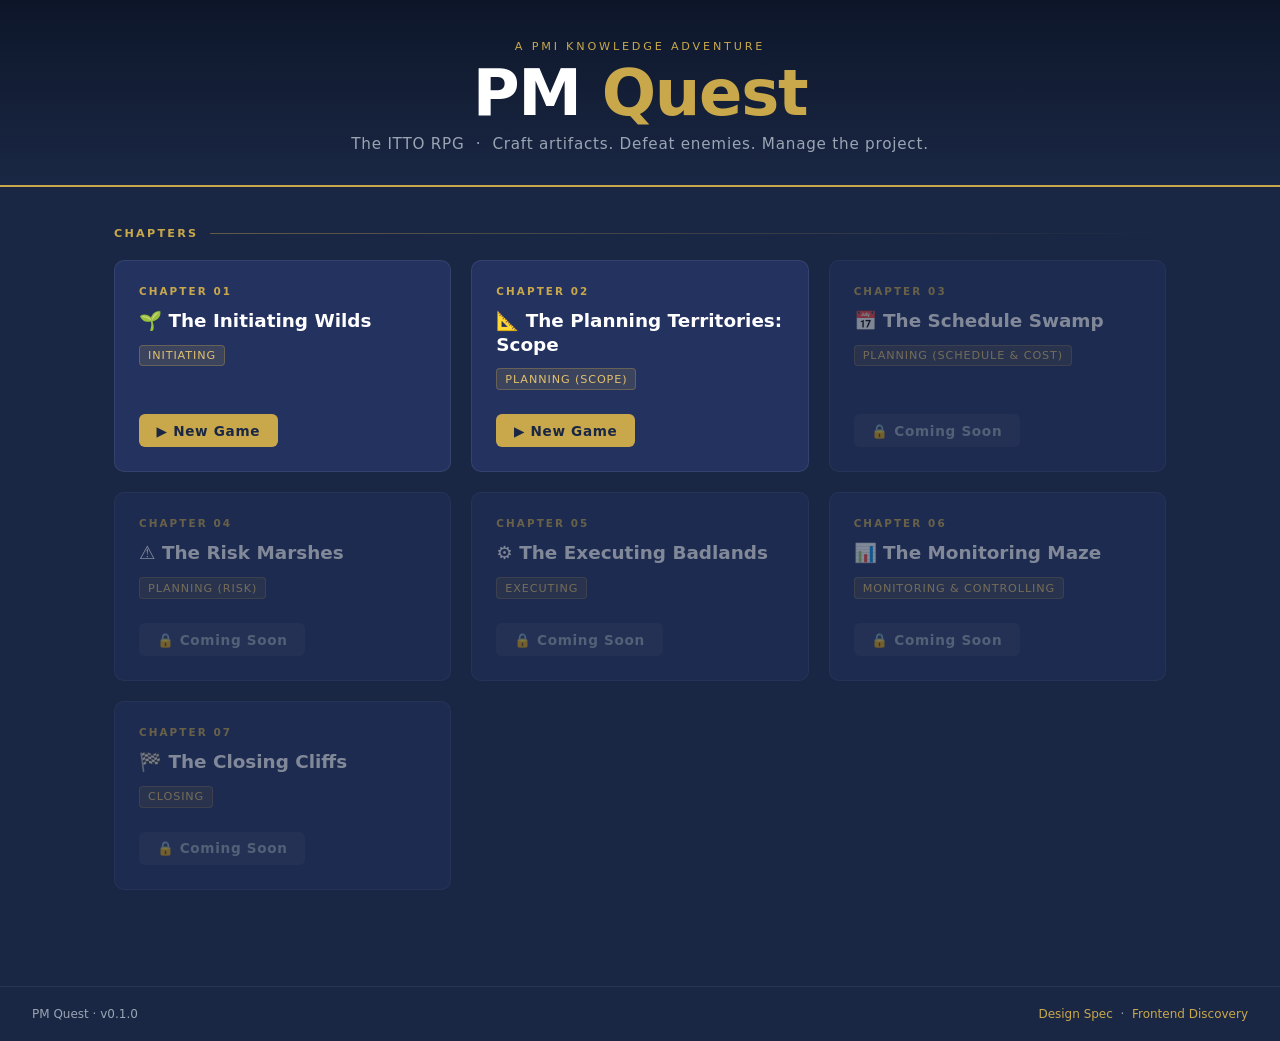
<file: index.html>
<!DOCTYPE html>
<html lang="en">
<head>
  <meta charset="UTF-8">
  <meta name="viewport" content="width=device-width, initial-scale=1.0">
  <title>PM Quest: The ITTO RPG</title>
  <link rel="stylesheet" href="css/shared.css">
  <style>
    :root {
      --navy:     #1a2744;
      --navy-mid: #243260;
      --slate:    #4a5568;
      --slate-lt: #718096;
      --gold:     #c9a84c;
      --gold-lt:  #e0c070;
      --parchment:#f5f0e8;
      --white:    #ffffff;
      --dark:     #2d2d2d;
      --muted:    #9aa5b4;
      --danger:   #c0392b;
      --success:  #27ae60;
    }

    *, *::before, *::after { box-sizing: border-box; margin: 0; padding: 0; }

    body {
      font-family: system-ui, -apple-system, 'Segoe UI', sans-serif;
      background: var(--navy);
      color: var(--white);
      min-height: 100vh;
      display: flex;
      flex-direction: column;
    }

    /* ── Header ──────────────────────────────────────────── */
    .site-header {
      background: linear-gradient(180deg, #0d1629 0%, var(--navy) 100%);
      border-bottom: 2px solid var(--gold);
      padding: 2.5rem 2rem 2rem;
      text-align: center;
    }

    .logo-eyebrow {
      font-size: 0.7rem;
      letter-spacing: 0.25em;
      text-transform: uppercase;
      color: var(--gold);
      margin-bottom: 0.5rem;
    }

    .logo-title {
      font-size: clamp(2.5rem, 6vw, 4rem);
      font-weight: 800;
      letter-spacing: -0.02em;
      color: var(--white);
      line-height: 1;
    }

    .logo-title span {
      color: var(--gold);
    }

    .logo-subtitle {
      margin-top: 0.6rem;
      font-size: 0.95rem;
      color: var(--muted);
      letter-spacing: 0.05em;
    }

    /* ── Main content ────────────────────────────────────── */
    .main {
      flex: 1;
      max-width: 1100px;
      width: 100%;
      margin: 0 auto;
      padding: 2.5rem 1.5rem 3rem;
    }

    /* ── Section headers ─────────────────────────────────── */
    .section-header {
      display: flex;
      align-items: center;
      gap: 0.75rem;
      margin-bottom: 1.25rem;
    }

    .section-label {
      font-size: 0.7rem;
      letter-spacing: 0.2em;
      text-transform: uppercase;
      color: var(--gold);
      font-weight: 700;
    }

    .section-rule {
      flex: 1;
      height: 1px;
      background: linear-gradient(to right, var(--gold), transparent);
      opacity: 0.4;
    }

    /* ── Chapter grid ────────────────────────────────────── */
    .chapter-grid {
      display: grid;
      grid-template-columns: repeat(auto-fill, minmax(260px, 1fr));
      gap: 1.25rem;
      margin-bottom: 3rem;
    }

    .chapter-card {
      background: var(--navy-mid);
      border: 1px solid rgba(255,255,255,0.08);
      border-radius: 10px;
      padding: 1.5rem;
      display: flex;
      flex-direction: column;
      gap: 0.75rem;
      transition: border-color 0.15s, transform 0.15s;
      position: relative;
      overflow: hidden;
    }

    .chapter-card::before {
      content: '';
      position: absolute;
      top: 0; left: 0; right: 0;
      height: 3px;
      background: var(--gold);
      border-radius: 10px 10px 0 0;
      opacity: 0;
      transition: opacity 0.15s;
    }

    .chapter-card.available:hover {
      border-color: var(--gold);
      transform: translateY(-2px);
    }

    .chapter-card.available:hover::before {
      opacity: 1;
    }

    .chapter-card.locked {
      opacity: 0.45;
      cursor: default;
    }

    .chapter-number {
      font-size: 0.65rem;
      letter-spacing: 0.2em;
      text-transform: uppercase;
      color: var(--gold);
      font-weight: 700;
    }

    .chapter-title {
      font-size: 1.15rem;
      font-weight: 700;
      color: var(--white);
      line-height: 1.3;
    }

    .chapter-process-group {
      display: inline-block;
      font-size: 0.7rem;
      letter-spacing: 0.08em;
      text-transform: uppercase;
      background: rgba(201, 168, 76, 0.15);
      color: var(--gold-lt);
      border: 1px solid rgba(201, 168, 76, 0.3);
      border-radius: 4px;
      padding: 0.2rem 0.5rem;
      align-self: flex-start;
    }

    .chapter-card-footer {
      margin-top: auto;
      padding-top: 0.75rem;
    }

    .btn {
      display: inline-flex;
      align-items: center;
      gap: 0.4rem;
      font-size: 0.85rem;
      font-weight: 700;
      letter-spacing: 0.05em;
      padding: 0.55rem 1.1rem;
      border-radius: 6px;
      border: none;
      cursor: pointer;
      transition: background 0.15s, color 0.15s, opacity 0.15s;
      text-decoration: none;
    }

    .btn-primary {
      background: var(--gold);
      color: var(--navy);
    }

    .btn-primary:hover {
      background: var(--gold-lt);
    }

    .btn-locked {
      background: rgba(255,255,255,0.06);
      color: var(--muted);
      cursor: default;
    }

    .btn-continue {
      background: transparent;
      color: var(--gold);
      border: 1.5px solid var(--gold);
    }

    .btn-continue:hover {
      background: rgba(201,168,76,0.1);
    }

    .btn-danger-sm {
      background: transparent;
      color: var(--muted);
      border: 1px solid rgba(255,255,255,0.1);
      font-size: 0.75rem;
      padding: 0.3rem 0.7rem;
    }

    .btn-danger-sm:hover {
      color: var(--danger);
      border-color: var(--danger);
    }

    /* ── Saved games ─────────────────────────────────────── */
    .saves-list {
      display: flex;
      flex-direction: column;
      gap: 0.75rem;
      margin-bottom: 3rem;
    }

    .save-card {
      background: var(--navy-mid);
      border: 1px solid rgba(255,255,255,0.08);
      border-left: 3px solid var(--gold);
      border-radius: 8px;
      padding: 1rem 1.25rem;
      display: flex;
      align-items: center;
      gap: 1rem;
    }

    .save-info {
      flex: 1;
    }

    .save-chapter {
      font-size: 0.95rem;
      font-weight: 700;
      color: var(--white);
    }

    .save-meta {
      margin-top: 0.25rem;
      font-size: 0.78rem;
      color: var(--muted);
      display: flex;
      gap: 1rem;
      flex-wrap: wrap;
    }

    .save-actions {
      display: flex;
      align-items: center;
      gap: 0.75rem;
    }

    /* ── Empty state ─────────────────────────────────────── */
    .empty-saves {
      padding: 1.25rem;
      background: rgba(255,255,255,0.03);
      border: 1px dashed rgba(255,255,255,0.1);
      border-radius: 8px;
      text-align: center;
      color: var(--muted);
      font-size: 0.85rem;
      margin-bottom: 3rem;
    }

    /* ── Modal ───────────────────────────────────────────── */
    .modal-overlay {
      display: none;
      position: fixed;
      inset: 0;
      background: rgba(10, 15, 30, 0.85);
      backdrop-filter: blur(4px);
      z-index: 100;
      align-items: center;
      justify-content: center;
    }

    .modal-overlay.open {
      display: flex;
    }

    .modal {
      background: var(--navy-mid);
      border: 1px solid var(--gold);
      border-radius: 12px;
      padding: 2rem;
      max-width: 480px;
      width: 90%;
      text-align: center;
    }

    .modal-icon {
      font-size: 2.5rem;
      margin-bottom: 1rem;
    }

    .modal-title {
      font-size: 1.2rem;
      font-weight: 700;
      color: var(--white);
      margin-bottom: 0.75rem;
    }

    .modal-body {
      font-size: 0.9rem;
      color: var(--muted);
      line-height: 1.6;
      margin-bottom: 1.5rem;
    }

    .modal-body strong {
      color: var(--gold-lt);
    }

    .modal-actions {
      display: flex;
      justify-content: center;
    }

    /* ── Footer ──────────────────────────────────────────── */
    .site-footer {
      border-top: 1px solid rgba(255,255,255,0.07);
      padding: 1.25rem 2rem;
      display: flex;
      align-items: center;
      justify-content: space-between;
      font-size: 0.75rem;
      color: var(--muted);
    }

    .site-footer a {
      color: var(--gold);
      text-decoration: none;
    }

    .site-footer a:hover {
      color: var(--gold-lt);
    }

    /* ── Loader ──────────────────────────────────────────── */
    .loading-state {
      display: flex;
      flex-direction: column;
      align-items: center;
      gap: 1rem;
      padding: 3rem;
      color: var(--muted);
    }

    .spinner {
      width: 28px;
      height: 28px;
      border: 3px solid rgba(201,168,76,0.2);
      border-top-color: var(--gold);
      border-radius: 50%;
      animation: spin 0.8s linear infinite;
    }

    @keyframes spin { to { transform: rotate(360deg); } }

    /* ── Error state ─────────────────────────────────────── */
    .error-state {
      background: rgba(192, 57, 43, 0.1);
      border: 1px solid rgba(192, 57, 43, 0.3);
      border-radius: 8px;
      padding: 1.25rem;
      color: #e88;
      font-size: 0.85rem;
    }

    /* ── Responsive ──────────────────────────────────────── */
    @media (max-width: 600px) {
      .site-footer {
        flex-direction: column;
        gap: 0.5rem;
        text-align: center;
      }

      .save-card {
        flex-direction: column;
        align-items: flex-start;
      }

      .save-actions {
        width: 100%;
        justify-content: flex-end;
      }
    }
  </style>
</head>
<body>

  <!-- Header -->
  <header class="site-header">
    <p class="logo-eyebrow">A PMI Knowledge Adventure</p>
    <h1 class="logo-title">PM <span>Quest</span></h1>
    <p class="logo-subtitle">The ITTO RPG &nbsp;·&nbsp; Craft artifacts. Defeat enemies. Manage the project.</p>
  </header>

  <!-- Main -->
  <main class="main">

    <!-- Chapters -->
    <section aria-labelledby="chapters-label">
      <div class="section-header">
        <span class="section-label" id="chapters-label">Chapters</span>
        <div class="section-rule"></div>
      </div>
      <div id="chapter-grid" class="chapter-grid">
        <div class="loading-state">
          <div class="spinner"></div>
          <span>Loading chapters…</span>
        </div>
      </div>
    </section>

    <!-- Saved Games -->
    <section aria-labelledby="saves-label" id="saves-section">
      <div class="section-header">
        <span class="section-label" id="saves-label">Saved Games</span>
        <div class="section-rule"></div>
      </div>
      <div id="saves-list" class="saves-list"></div>
    </section>

  </main>

  <!-- Footer -->
  <footer class="site-footer">
    <span>PM Quest · v0.1.0</span>
    <span>
      <a href="spec/itto_rpg_spec.md" target="_blank">Design Spec</a>
      &nbsp;·&nbsp;
      <a href="docs/frontend_discovery.md" target="_blank">Frontend Discovery</a>
    </span>
  </footer>

  <!-- Coming-Soon Modal -->
  <div class="modal-overlay" id="coming-soon-modal" role="dialog" aria-modal="true" aria-labelledby="modal-title">
    <div class="modal">
      <div class="modal-icon">🚧</div>
      <h2 class="modal-title" id="modal-title">Engine Not Yet Built</h2>
      <p class="modal-body">
        The chapter select screen is ready, but <strong>pm_quest.html</strong> (the game engine)
        hasn't been built yet. The Initiating Wilds await your PM skills — check back once
        the engine is implemented.
      </p>
      <div class="modal-actions">
        <button class="btn btn-primary" onclick="closeModal()">Got It</button>
      </div>
    </div>
  </div>

  <script>
    // ── Constants ───────────────────────────────────────────
    const SAVE_PREFIX    = 'pm_quest_save_';
    const ENGINE_URL     = 'game.html';
    const CHAPTER_INDEX  = 'chapters/index.json';

    const PROCESS_GROUP_ICONS = {
      'Initiating':              '🌱',
      'Planning (Scope)':        '📐',
      'Planning (Schedule & Cost)': '📅',
      'Planning (Risk)':         '⚠️',
      'Executing':               '⚙️',
      'Monitoring & Controlling':'📊',
      'Closing':                 '🏁',
    };

    // ── Helpers ─────────────────────────────────────────────
    function formatDate(isoString) {
      try {
        return new Date(isoString).toLocaleDateString(undefined, {
          month: 'short', day: 'numeric', year: 'numeric',
          hour: '2-digit', minute: '2-digit'
        });
      } catch { return isoString; }
    }

    function engineExists() {
      return true;
    }

    // ── Modal ────────────────────────────────────────────────
    function openModal() {
      document.getElementById('coming-soon-modal').classList.add('open');
    }

    function closeModal() {
      document.getElementById('coming-soon-modal').classList.remove('open');
    }

    document.getElementById('coming-soon-modal').addEventListener('click', (e) => {
      if (e.target === e.currentTarget) closeModal();
    });

    document.addEventListener('keydown', (e) => {
      if (e.key === 'Escape') closeModal();
    });

    // ── Start chapter ────────────────────────────────────────
    function startNewGame(chapterFile) {
      if (!engineExists()) { openModal(); return; }
      sessionStorage.setItem('pm_quest_chapter', chapterFile);
      sessionStorage.removeItem('pm_quest_resume');
      window.location.href = ENGINE_URL;
    }

    function continueGame(saveKey) {
      if (!engineExists()) { openModal(); return; }
      const saveData = localStorage.getItem(saveKey);
      if (!saveData) return;
      sessionStorage.setItem('pm_quest_resume', saveKey);
      window.location.href = ENGINE_URL;
    }

    // ── Delete save ──────────────────────────────────────────
    function deleteSave(saveKey) {
      if (!confirm('Delete this saved game? This cannot be undone.')) return;
      localStorage.removeItem(saveKey);
      renderSaves();
    }

    // ── Render chapters ──────────────────────────────────────
    function renderChapters(chapters) {
      const grid = document.getElementById('chapter-grid');
      grid.innerHTML = '';

      chapters.forEach((ch, i) => {
        const isAvailable = ch.status === 'available';
        const icon = PROCESS_GROUP_ICONS[ch.process_group] || '📋';
        const chNum = String(i + 1).padStart(2, '0');

        const card = document.createElement('div');
        card.className = `chapter-card ${isAvailable ? 'available' : 'locked'}`;
        card.innerHTML = `
          <div class="chapter-number">Chapter ${chNum}</div>
          <div class="chapter-title">${icon} ${ch.title}</div>
          <div class="chapter-process-group">${ch.process_group}</div>
          <div class="chapter-card-footer">
            ${isAvailable
              ? `<button class="btn btn-primary" onclick="startNewGame('${ch.file}')">▶ New Game</button>`
              : `<button class="btn btn-locked" disabled>🔒 Coming Soon</button>`
            }
          </div>
        `;
        grid.appendChild(card);
      });
    }

    // ── Render saves ─────────────────────────────────────────
    function renderSaves() {
      const saveKeys = Object.keys(localStorage)
        .filter(k => k.startsWith(SAVE_PREFIX))
        .sort((a, b) => {
          // Sort by timestamp descending
          try {
            const ta = JSON.parse(localStorage.getItem(a))?.timestamp || '';
            const tb = JSON.parse(localStorage.getItem(b))?.timestamp || '';
            return tb.localeCompare(ta);
          } catch { return 0; }
        });

      const section = document.getElementById('saves-section');
      const list    = document.getElementById('saves-list');
      list.innerHTML = '';

      if (saveKeys.length === 0) {
        section.style.display = 'none';
        return;
      }

      section.style.display = '';

      saveKeys.forEach(key => {
        let save;
        try { save = JSON.parse(localStorage.getItem(key)); }
        catch { return; }

        const chapterTitle = save.chapterTitle || save.chapter || 'Unknown Chapter';
        const nodeName     = save.nodeName     || save.node    || 'Unknown Location';
        const itemCount    = Array.isArray(save.inventory) ? save.inventory.length : '?';
        const timestamp    = save.timestamp ? formatDate(save.timestamp) : 'Unknown date';
        const hp           = (save.hp != null && save.maxHp != null) ? `HP ${save.hp}/${save.maxHp}` : '';

        const card = document.createElement('div');
        card.className = 'save-card';
        card.innerHTML = `
          <div class="save-info">
            <div class="save-chapter">${chapterTitle}</div>
            <div class="save-meta">
              <span>📍 ${nodeName}</span>
              <span>💼 ${itemCount} item${itemCount !== 1 ? 's' : ''}</span>
              ${hp ? `<span>❤️ ${hp}</span>` : ''}
              <span>🕐 ${timestamp}</span>
            </div>
          </div>
          <div class="save-actions">
            <button class="btn btn-danger-sm" onclick="deleteSave('${key}')">Delete</button>
            <button class="btn btn-continue" onclick="continueGame('${key}')">▶ Continue</button>
          </div>
        `;
        list.appendChild(card);
      });
    }

    // ── Init ─────────────────────────────────────────────────
    async function init() {
      // Load saves (synchronous localStorage)
      renderSaves();

      // Load chapter manifest
      const grid = document.getElementById('chapter-grid');
      try {
        const resp = await fetch(CHAPTER_INDEX);
        if (!resp.ok) throw new Error(`HTTP ${resp.status}`);
        const data = await resp.json();
        renderChapters(data.chapters);
      } catch (err) {
        grid.innerHTML = `
          <div class="error-state">
            ⚠️ Could not load chapter list (<code>${CHAPTER_INDEX}</code>).<br>
            Make sure you're running a local HTTP server:<br>
            <code>python3 -m http.server 8000</code>
          </div>`;
        console.error('Chapter index load error:', err);
      }
    }

    init();
  </script>
</body>
</html>
</file>
<file: css/shared.css>
/* ── PM Quest: Shared Design System ─────────────────────── */

:root {
  --navy:     #1a2744;
  --navy-mid: #243260;
  --slate:    #4a5568;
  --slate-lt: #718096;
  --gold:     #c9a84c;
  --gold-lt:  #e0c070;
  --parchment:#f5f0e8;
  --white:    #ffffff;
  --dark:     #2d2d2d;
  --muted:    #9aa5b4;
  --danger:   #c0392b;
  --success:  #27ae60;
  --warning:  #e67e22;
}

*, *::before, *::after { box-sizing: border-box; margin: 0; padding: 0; }

body {
  font-family: system-ui, -apple-system, 'Segoe UI', sans-serif;
  background: var(--navy);
  color: var(--white);
  min-height: 100vh;
}

/* ── Buttons ─────────────────────────────────────────────── */

.btn {
  display: inline-flex;
  align-items: center;
  gap: 0.4rem;
  font-size: 0.85rem;
  font-weight: 700;
  letter-spacing: 0.05em;
  padding: 0.55rem 1.1rem;
  border-radius: 6px;
  border: none;
  cursor: pointer;
  transition: background 0.15s, color 0.15s, opacity 0.15s;
  text-decoration: none;
  font-family: inherit;
}

.btn-primary {
  background: var(--gold);
  color: var(--navy);
}
.btn-primary:hover { background: var(--gold-lt); }

.btn-secondary {
  background: var(--navy-mid);
  color: var(--white);
  border: 1px solid rgba(255,255,255,0.15);
}
.btn-secondary:hover { border-color: var(--gold); color: var(--gold); }

.btn-locked {
  background: rgba(255,255,255,0.06);
  color: var(--muted);
  cursor: default;
}

.btn-continue {
  background: transparent;
  color: var(--gold);
  border: 1.5px solid var(--gold);
}
.btn-continue:hover { background: rgba(201,168,76,0.1); }

.btn-danger {
  background: var(--danger);
  color: var(--white);
}
.btn-danger:hover { background: #a93226; }

.btn-danger-sm {
  background: transparent;
  color: var(--muted);
  border: 1px solid rgba(255,255,255,0.1);
  font-size: 0.75rem;
  padding: 0.3rem 0.7rem;
}
.btn-danger-sm:hover { color: var(--danger); border-color: var(--danger); }

/* ── Section headers ─────────────────────────────────────── */

.section-header {
  display: flex;
  align-items: center;
  gap: 0.75rem;
  margin-bottom: 1.25rem;
}

.section-label {
  font-size: 0.7rem;
  letter-spacing: 0.2em;
  text-transform: uppercase;
  color: var(--gold);
  font-weight: 700;
  white-space: nowrap;
}

.section-rule {
  flex: 1;
  height: 1px;
  background: linear-gradient(to right, var(--gold), transparent);
  opacity: 0.4;
}

/* ── Modals ──────────────────────────────────────────────── */

.modal-overlay {
  display: none;
  position: fixed;
  inset: 0;
  background: rgba(10, 15, 30, 0.88);
  backdrop-filter: blur(4px);
  z-index: 200;
  align-items: center;
  justify-content: center;
  padding: 1rem;
}

.modal-overlay.open { display: flex; }

.modal {
  background: var(--navy-mid);
  border: 1px solid var(--gold);
  border-radius: 12px;
  padding: 2rem;
  max-width: 520px;
  width: 100%;
  position: relative;
}

.modal-wide {
  max-width: 720px;
}

.modal-icon {
  font-size: 2.5rem;
  margin-bottom: 1rem;
  text-align: center;
}

.modal-title {
  font-size: 1.2rem;
  font-weight: 700;
  color: var(--white);
  margin-bottom: 0.75rem;
  text-align: center;
}

.modal-body {
  font-size: 0.9rem;
  color: var(--muted);
  line-height: 1.6;
  margin-bottom: 1.5rem;
}

.modal-body strong { color: var(--gold-lt); }

.modal-actions {
  display: flex;
  gap: 0.75rem;
  justify-content: center;
  flex-wrap: wrap;
}

/* ── Badge ───────────────────────────────────────────────── */

.badge {
  display: inline-block;
  font-size: 0.65rem;
  letter-spacing: 0.1em;
  text-transform: uppercase;
  background: rgba(201,168,76,0.15);
  color: var(--gold-lt);
  border: 1px solid rgba(201,168,76,0.3);
  border-radius: 4px;
  padding: 0.15rem 0.45rem;
  font-weight: 700;
}

.badge-artifact { background: rgba(201,168,76,0.15); color: var(--gold-lt); border-color: rgba(201,168,76,0.3); }
.badge-resource { background: rgba(39,174,96,0.15); color: #6fcf97; border-color: rgba(39,174,96,0.3); }
.badge-junk     { background: rgba(255,255,255,0.05); color: var(--muted); border-color: rgba(255,255,255,0.1); }

/* ── Spinner / Loading ───────────────────────────────────── */

.loading-state {
  display: flex;
  flex-direction: column;
  align-items: center;
  gap: 1rem;
  padding: 3rem;
  color: var(--muted);
}

.spinner {
  width: 28px;
  height: 28px;
  border: 3px solid rgba(201,168,76,0.2);
  border-top-color: var(--gold);
  border-radius: 50%;
  animation: spin 0.8s linear infinite;
}

@keyframes spin { to { transform: rotate(360deg); } }

/* ── Error state ─────────────────────────────────────────── */

.error-state {
  background: rgba(192,57,43,0.1);
  border: 1px solid rgba(192,57,43,0.3);
  border-radius: 8px;
  padding: 1.25rem;
  color: #e88;
  font-size: 0.85rem;
  line-height: 1.6;
}

/* ── Utility ─────────────────────────────────────────────── */

.hidden { display: none !important; }
.text-gold { color: var(--gold); }
.text-muted { color: var(--muted); }
.text-danger { color: var(--danger); }
</file>
<file: css/game.css>
/* ── PM Quest: Game Engine Styles ────────────────────────── */

/* ── Page layout ─────────────────────────────────────────── */

body {
  display: flex;
  flex-direction: column;
  height: 100vh;
  overflow: hidden;
}

/* ── Top bar ─────────────────────────────────────────────── */

#top-bar {
  display: flex;
  align-items: center;
  gap: 1.5rem;
  padding: 0.6rem 1.25rem;
  background: linear-gradient(180deg, #0d1629 0%, var(--navy) 100%);
  border-bottom: 2px solid var(--gold);
  flex-shrink: 0;
  z-index: 10;
}

#chapter-info {
  display: flex;
  flex-direction: column;
  gap: 0.1rem;
  min-width: 0;
}

#chapter-label {
  font-size: 0.6rem;
  letter-spacing: 0.2em;
  text-transform: uppercase;
  color: var(--gold);
  font-weight: 700;
}

#chapter-title-display {
  font-size: 0.95rem;
  font-weight: 700;
  color: var(--white);
  white-space: nowrap;
  overflow: hidden;
  text-overflow: ellipsis;
}

#hp-section {
  display: flex;
  align-items: center;
  gap: 0.6rem;
  margin-left: auto;
  flex-shrink: 0;
}

#hp-label {
  font-size: 0.7rem;
  letter-spacing: 0.1em;
  text-transform: uppercase;
  color: var(--muted);
}

#hp-bar-track {
  width: 120px;
  height: 8px;
  background: rgba(255,255,255,0.1);
  border-radius: 4px;
  overflow: hidden;
}

#hp-bar-fill {
  height: 100%;
  border-radius: 4px;
  transition: width 0.3s ease, background 0.3s ease;
  background: var(--success);
}

#hp-bar-fill.hp-mid { background: var(--warning); }
#hp-bar-fill.hp-low { background: var(--danger); }

#hp-text {
  font-size: 0.8rem;
  font-weight: 700;
  color: var(--white);
  min-width: 60px;
  text-align: right;
}

#home-btn {
  font-size: 0.75rem;
  padding: 0.3rem 0.7rem;
  margin-left: 0.5rem;
}

/* ── Main game area ──────────────────────────────────────── */

#game-area {
  display: grid;
  grid-template-columns: 1fr 280px;
  flex: 1;
  overflow: hidden;
}

/* ── Left panel ──────────────────────────────────────────── */

#left-panel {
  display: flex;
  flex-direction: column;
  gap: 0;
  overflow-y: auto;
  padding: 1.25rem;
  border-right: 1px solid rgba(255,255,255,0.06);
}

/* Location */
#location-header {
  margin-bottom: 1rem;
}

#location-name {
  font-size: 1.3rem;
  font-weight: 800;
  color: var(--gold);
  line-height: 1.2;
  margin-bottom: 0.5rem;
}

#location-description {
  font-size: 0.88rem;
  color: var(--muted);
  line-height: 1.65;
}

/* EEF flavor */
#eef-box {
  background: rgba(201,168,76,0.06);
  border: 1px solid rgba(201,168,76,0.25);
  border-left: 3px solid var(--gold);
  border-radius: 6px;
  padding: 0.75rem 1rem;
  font-size: 0.8rem;
  color: var(--gold-lt);
  line-height: 1.5;
  margin-bottom: 1rem;
}

/* Navigation */
#navigation-section {
  margin-bottom: 1rem;
}

.node-list {
  display: flex;
  flex-direction: column;
  gap: 0.4rem;
}

.node-card {
  display: flex;
  align-items: center;
  gap: 0.75rem;
  background: var(--navy-mid);
  border: 1px solid rgba(255,255,255,0.07);
  border-radius: 8px;
  padding: 0.65rem 0.9rem;
  cursor: pointer;
  transition: border-color 0.15s, background 0.15s;
  font-size: 0.88rem;
}

.node-card:hover:not(.node-locked) {
  border-color: var(--gold);
  background: rgba(36,50,96,0.8);
}

.node-card.node-locked {
  opacity: 0.5;
  cursor: not-allowed;
}

.node-card.node-enemy {
  border-color: rgba(192,57,43,0.3);
}

.node-card.node-enemy:hover {
  border-color: var(--danger);
}

.node-icon {
  font-size: 1rem;
  flex-shrink: 0;
  width: 1.5rem;
  text-align: center;
}

.node-name {
  flex: 1;
  font-weight: 600;
  color: var(--white);
}

.node-lock-hint {
  font-size: 0.7rem;
  color: var(--muted);
}

.node-arrow {
  color: var(--muted);
  font-size: 0.8rem;
  flex-shrink: 0;
}

/* Actions */
#actions-section {
  margin-bottom: 0.5rem;
}

.action-list {
  display: flex;
  flex-direction: column;
  gap: 0.5rem;
}

.action-btn {
  justify-content: flex-start;
  padding: 0.6rem 1rem;
  font-size: 0.85rem;
  border-radius: 8px;
}

/* ── Right sidebar: Briefcase ────────────────────────────── */

#right-sidebar {
  display: flex;
  flex-direction: column;
  overflow: hidden;
  background: rgba(0,0,0,0.15);
}

#sidebar-header {
  padding: 0.9rem 1rem 0.5rem;
  border-bottom: 1px solid rgba(255,255,255,0.06);
  flex-shrink: 0;
}

#sidebar-title {
  font-size: 0.7rem;
  letter-spacing: 0.2em;
  text-transform: uppercase;
  color: var(--gold);
  font-weight: 700;
}

/* Inventory tabs */
.tab-bar {
  display: flex;
  gap: 0;
  padding: 0.5rem 1rem;
  border-bottom: 1px solid rgba(255,255,255,0.06);
  flex-shrink: 0;
}

.tab-btn {
  flex: 1;
  font-size: 0.65rem;
  font-weight: 700;
  letter-spacing: 0.08em;
  text-transform: uppercase;
  padding: 0.3rem 0.25rem;
  background: none;
  border: none;
  cursor: pointer;
  color: var(--muted);
  border-bottom: 2px solid transparent;
  transition: color 0.15s, border-color 0.15s;
  font-family: inherit;
}

.tab-btn:hover { color: var(--white); }
.tab-btn.active { color: var(--gold); border-bottom-color: var(--gold); }

/* Inventory grid */
#inventory-list {
  flex: 1;
  overflow-y: auto;
  padding: 0.75rem;
  display: flex;
  flex-direction: column;
  gap: 0.4rem;
}

.item-card {
  background: var(--navy-mid);
  border: 1px solid rgba(255,255,255,0.07);
  border-radius: 7px;
  padding: 0.6rem 0.75rem;
  cursor: pointer;
  transition: border-color 0.12s;
}

.item-card:hover { border-color: rgba(201,168,76,0.4); }

.item-card-top {
  display: flex;
  align-items: center;
  gap: 0.5rem;
}

.item-icon {
  font-size: 1rem;
  flex-shrink: 0;
}

.item-name {
  flex: 1;
  font-size: 0.82rem;
  font-weight: 600;
  color: var(--white);
  line-height: 1.2;
}

.item-meta {
  display: flex;
  align-items: center;
  gap: 0.4rem;
}

.item-power {
  font-size: 0.65rem;
  color: var(--muted);
}

.item-description {
  display: none;
  font-size: 0.75rem;
  color: var(--muted);
  line-height: 1.5;
  margin-top: 0.5rem;
  padding-top: 0.5rem;
  border-top: 1px solid rgba(255,255,255,0.06);
}

.item-card.expanded .item-description { display: block; }

.item-card.junk { opacity: 0.7; }

#inventory-empty {
  padding: 1rem;
  text-align: center;
  font-size: 0.78rem;
  color: var(--muted);
  font-style: italic;
}

/* ── Dialog bar ──────────────────────────────────────────── */

#dialog-bar {
  position: fixed;
  bottom: 0;
  left: 0;
  right: 0;
  background: linear-gradient(180deg, rgba(26,39,68,0.95) 0%, #0d1629 100%);
  border-top: 2px solid var(--gold);
  padding: 0.75rem 1.25rem;
  display: flex;
  align-items: flex-start;
  gap: 0.85rem;
  z-index: 50;
  backdrop-filter: blur(4px);
}

.dialog-avatar {
  width: 38px;
  height: 38px;
  border-radius: 50%;
  background: var(--navy-mid);
  border: 2px solid var(--gold);
  display: flex;
  align-items: center;
  justify-content: center;
  font-size: 0.85rem;
  font-weight: 800;
  color: var(--gold);
  flex-shrink: 0;
}

.dialog-content {
  flex: 1;
  min-width: 0;
}

.dialog-npc-name {
  font-size: 0.65rem;
  letter-spacing: 0.15em;
  text-transform: uppercase;
  color: var(--gold);
  font-weight: 700;
  margin-bottom: 0.25rem;
}

.dialog-tier {
  font-size: 0.6rem;
  color: var(--muted);
  margin-left: 0.5rem;
}

.dialog-text {
  font-size: 0.88rem;
  color: var(--white);
  line-height: 1.55;
  font-style: italic;
}

#dialog-continue-btn {
  flex-shrink: 0;
  align-self: flex-end;
}

/* ── Toast notification ──────────────────────────────────── */

.toast {
  position: fixed;
  bottom: 5rem;
  left: 50%;
  transform: translateX(-50%) translateY(0);
  background: var(--navy-mid);
  border: 1px solid var(--gold);
  border-radius: 8px;
  padding: 0.6rem 1.25rem;
  font-size: 0.82rem;
  color: var(--white);
  z-index: 150;
  animation: toast-in 0.2s ease, toast-out 0.3s ease 2.2s forwards;
  white-space: nowrap;
}

@keyframes toast-in {
  from { opacity: 0; transform: translateX(-50%) translateY(8px); }
  to   { opacity: 1; transform: translateX(-50%) translateY(0); }
}

@keyframes toast-out {
  from { opacity: 1; }
  to   { opacity: 0; }
}

/* ── Combat modal ────────────────────────────────────────── */

#combat-modal .modal {
  max-width: 600px;
}

.combat-enemy-header {
  text-align: center;
  margin-bottom: 1.25rem;
}

.combat-enemy-name {
  font-size: 1.3rem;
  font-weight: 800;
  color: var(--white);
  letter-spacing: -0.01em;
}

.combat-enemy-name::before {
  content: '⚔ ';
  color: var(--danger);
}

.combat-hp-track {
  margin: 0.6rem auto;
  max-width: 320px;
  height: 10px;
  background: rgba(255,255,255,0.1);
  border-radius: 5px;
  overflow: hidden;
}

.combat-hp-fill {
  height: 100%;
  border-radius: 5px;
  background: var(--danger);
  transition: width 0.4s ease;
}

.combat-hp-text {
  font-size: 0.75rem;
  color: var(--muted);
  text-align: center;
  margin-top: 0.25rem;
}

.combat-dialog-box {
  background: rgba(0,0,0,0.2);
  border: 1px solid rgba(255,255,255,0.08);
  border-left: 3px solid var(--danger);
  border-radius: 6px;
  padding: 0.75rem 1rem;
  font-size: 0.85rem;
  color: var(--muted);
  line-height: 1.55;
  font-style: italic;
  margin-bottom: 1.25rem;
  min-height: 3.5rem;
}

.combat-actions {
  display: flex;
  gap: 0.75rem;
  justify-content: center;
  margin-bottom: 1rem;
}

.combat-result {
  font-size: 0.82rem;
  color: var(--muted);
  text-align: center;
  min-height: 1.5rem;
  line-height: 1.5;
  font-style: italic;
}

.combat-result.result-good { color: var(--success); font-style: normal; }
.combat-result.result-bad  { color: var(--danger); font-style: normal; }
.combat-result.result-warn { color: var(--warning); font-style: normal; }

/* ── Item picker modal ───────────────────────────────────── */

#item-picker-modal { z-index: 300; }

#item-picker-modal .modal {
  max-width: 480px;
}

#item-picker-title {
  margin-bottom: 1rem;
}

#item-picker-grid {
  display: flex;
  flex-direction: column;
  gap: 0.4rem;
  max-height: 320px;
  overflow-y: auto;
  margin-bottom: 1rem;
}

.picker-item {
  display: flex;
  align-items: center;
  gap: 0.6rem;
  background: var(--navy);
  border: 1px solid rgba(255,255,255,0.08);
  border-radius: 7px;
  padding: 0.6rem 0.85rem;
  cursor: pointer;
  transition: border-color 0.12s;
  text-align: left;
  width: 100%;
  font-family: inherit;
  color: var(--white);
}

.picker-item:hover:not(.picker-item-dimmed) { border-color: var(--gold); }

.picker-item-dimmed {
  opacity: 0.4;
  cursor: not-allowed;
}

.picker-item-icon { font-size: 1rem; flex-shrink: 0; }
.picker-item-name { flex: 1; font-size: 0.85rem; font-weight: 600; }
.picker-item-power { font-size: 0.72rem; color: var(--muted); }

/* ── Crafting (Apothecary) modal ─────────────────────────── */

#crafting-modal .modal {
  max-width: 680px;
}

.apothecary-intro {
  font-size: 0.82rem;
  color: var(--muted);
  font-style: italic;
  text-align: center;
  margin-bottom: 1.25rem;
  line-height: 1.5;
}

.craft-slots {
  display: grid;
  grid-template-columns: 1fr 1fr 1fr;
  gap: 0.75rem;
  margin-bottom: 1rem;
}

.craft-slot {
  display: flex;
  flex-direction: column;
  gap: 0.4rem;
}

.craft-slot-label {
  font-size: 0.62rem;
  letter-spacing: 0.15em;
  text-transform: uppercase;
  color: var(--gold);
  font-weight: 700;
}

.craft-slot-btn {
  background: var(--navy);
  border: 1.5px dashed rgba(255,255,255,0.15);
  border-radius: 8px;
  padding: 0.75rem;
  cursor: pointer;
  text-align: center;
  min-height: 80px;
  display: flex;
  flex-direction: column;
  align-items: center;
  justify-content: center;
  gap: 0.3rem;
  transition: border-color 0.15s;
  width: 100%;
  font-family: inherit;
  color: var(--muted);
  font-size: 0.78rem;
}

.craft-slot-btn:hover { border-color: var(--gold); color: var(--white); }

.craft-slot-btn.slot-filled {
  border-style: solid;
  border-color: rgba(201,168,76,0.4);
  color: var(--white);
}

.craft-slot-filled-icon { font-size: 1.25rem; }
.craft-slot-filled-name { font-size: 0.78rem; font-weight: 600; line-height: 1.2; }

.craft-technique-select {
  width: 100%;
  background: var(--navy);
  border: 1.5px solid rgba(255,255,255,0.15);
  border-radius: 8px;
  padding: 0.6rem 0.75rem;
  color: var(--white);
  font-size: 0.85rem;
  font-family: inherit;
  cursor: pointer;
  min-height: 80px;
  height: auto;
  transition: border-color 0.15s;
  appearance: none;
  background-image: url("data:image/svg+xml,%3Csvg xmlns='http://www.w3.org/2000/svg' width='12' height='8' viewBox='0 0 12 8'%3E%3Cpath fill='%239aa5b4' d='M0 0l6 8 6-8z'/%3E%3C/svg%3E");
  background-repeat: no-repeat;
  background-position: right 10px center;
  padding-right: 28px;
}

.craft-technique-select:focus { outline: none; border-color: var(--gold); }

.craft-technique-select option {
  background: var(--navy-mid);
  color: var(--white);
}

.opa-warning {
  background: rgba(201,168,76,0.08);
  border: 1px solid rgba(201,168,76,0.3);
  border-left: 3px solid var(--gold);
  border-radius: 6px;
  padding: 0.6rem 0.85rem;
  font-size: 0.78rem;
  color: var(--gold-lt);
  line-height: 1.5;
  margin-bottom: 0.75rem;
}

.craft-attempt-row {
  display: flex;
  justify-content: center;
  margin: 0.75rem 0;
}

.craft-output {
  background: rgba(0,0,0,0.15);
  border: 1px solid rgba(255,255,255,0.07);
  border-radius: 8px;
  padding: 1rem;
  min-height: 60px;
  display: flex;
  align-items: center;
  justify-content: center;
  font-size: 0.82rem;
  color: var(--muted);
  font-style: italic;
}

.craft-output.output-success {
  border-color: var(--success);
  background: rgba(39,174,96,0.08);
  font-style: normal;
  flex-direction: column;
  gap: 0.4rem;
  text-align: center;
}

.craft-output.output-fail {
  border-color: var(--danger);
  background: rgba(192,57,43,0.08);
  font-style: normal;
  color: #e88;
  flex-direction: column;
  gap: 0.5rem;
  text-align: center;
  line-height: 1.55;
}

.craft-output-title { font-weight: 700; color: var(--success); font-size: 0.9rem; }
.craft-output-dialog { font-size: 0.8rem; color: var(--muted); line-height: 1.55; }

/* ── Oracle modal ────────────────────────────────────────── */

#oracle-modal .modal {
  max-width: 560px;
}

.oracle-flavor {
  font-size: 0.8rem;
  color: var(--muted);
  font-style: italic;
  text-align: center;
  margin-bottom: 1.25rem;
  line-height: 1.5;
}

.oracle-topics {
  display: flex;
  flex-direction: column;
  gap: 0.5rem;
  margin-bottom: 1.25rem;
}

.oracle-topic-btn {
  display: flex;
  align-items: center;
  gap: 0.75rem;
  background: var(--navy);
  border: 1px solid rgba(255,255,255,0.1);
  border-radius: 8px;
  padding: 0.7rem 1rem;
  cursor: pointer;
  text-align: left;
  width: 100%;
  font-family: inherit;
  color: var(--white);
  font-size: 0.85rem;
  transition: border-color 0.12s;
}

.oracle-topic-btn:hover { border-color: var(--gold); }

.oracle-topic-name { flex: 1; font-weight: 600; }
.oracle-tier { font-size: 0.65rem; color: var(--muted); }

.oracle-hint-box {
  background: rgba(0,0,0,0.2);
  border: 1px solid rgba(255,255,255,0.08);
  border-left: 3px solid var(--gold);
  border-radius: 6px;
  padding: 1rem;
  font-size: 0.88rem;
  color: var(--parchment);
  line-height: 1.65;
  font-style: italic;
  margin-bottom: 1.25rem;
  text-align: center;
}

/* ── Victory/defeat modals ───────────────────────────────── */

#victory-modal .modal-body { color: var(--parchment); font-style: italic; }
#defeat-modal .modal-icon { font-size: 3rem; }

/* ── Responsive ──────────────────────────────────────────── */

@media (max-width: 700px) {
  #game-area {
    grid-template-columns: 1fr;
    grid-template-rows: 1fr auto;
  }

  #right-sidebar {
    max-height: 200px;
    border-right: none;
    border-top: 1px solid rgba(255,255,255,0.06);
  }

  #inventory-list {
    flex-direction: row;
    flex-wrap: nowrap;
    overflow-x: auto;
    overflow-y: hidden;
    padding: 0.5rem;
  }

  .item-card {
    min-width: 140px;
  }

  .craft-slots {
    grid-template-columns: 1fr;
  }

  .combat-actions {
    flex-direction: column;
  }
}
</file>
